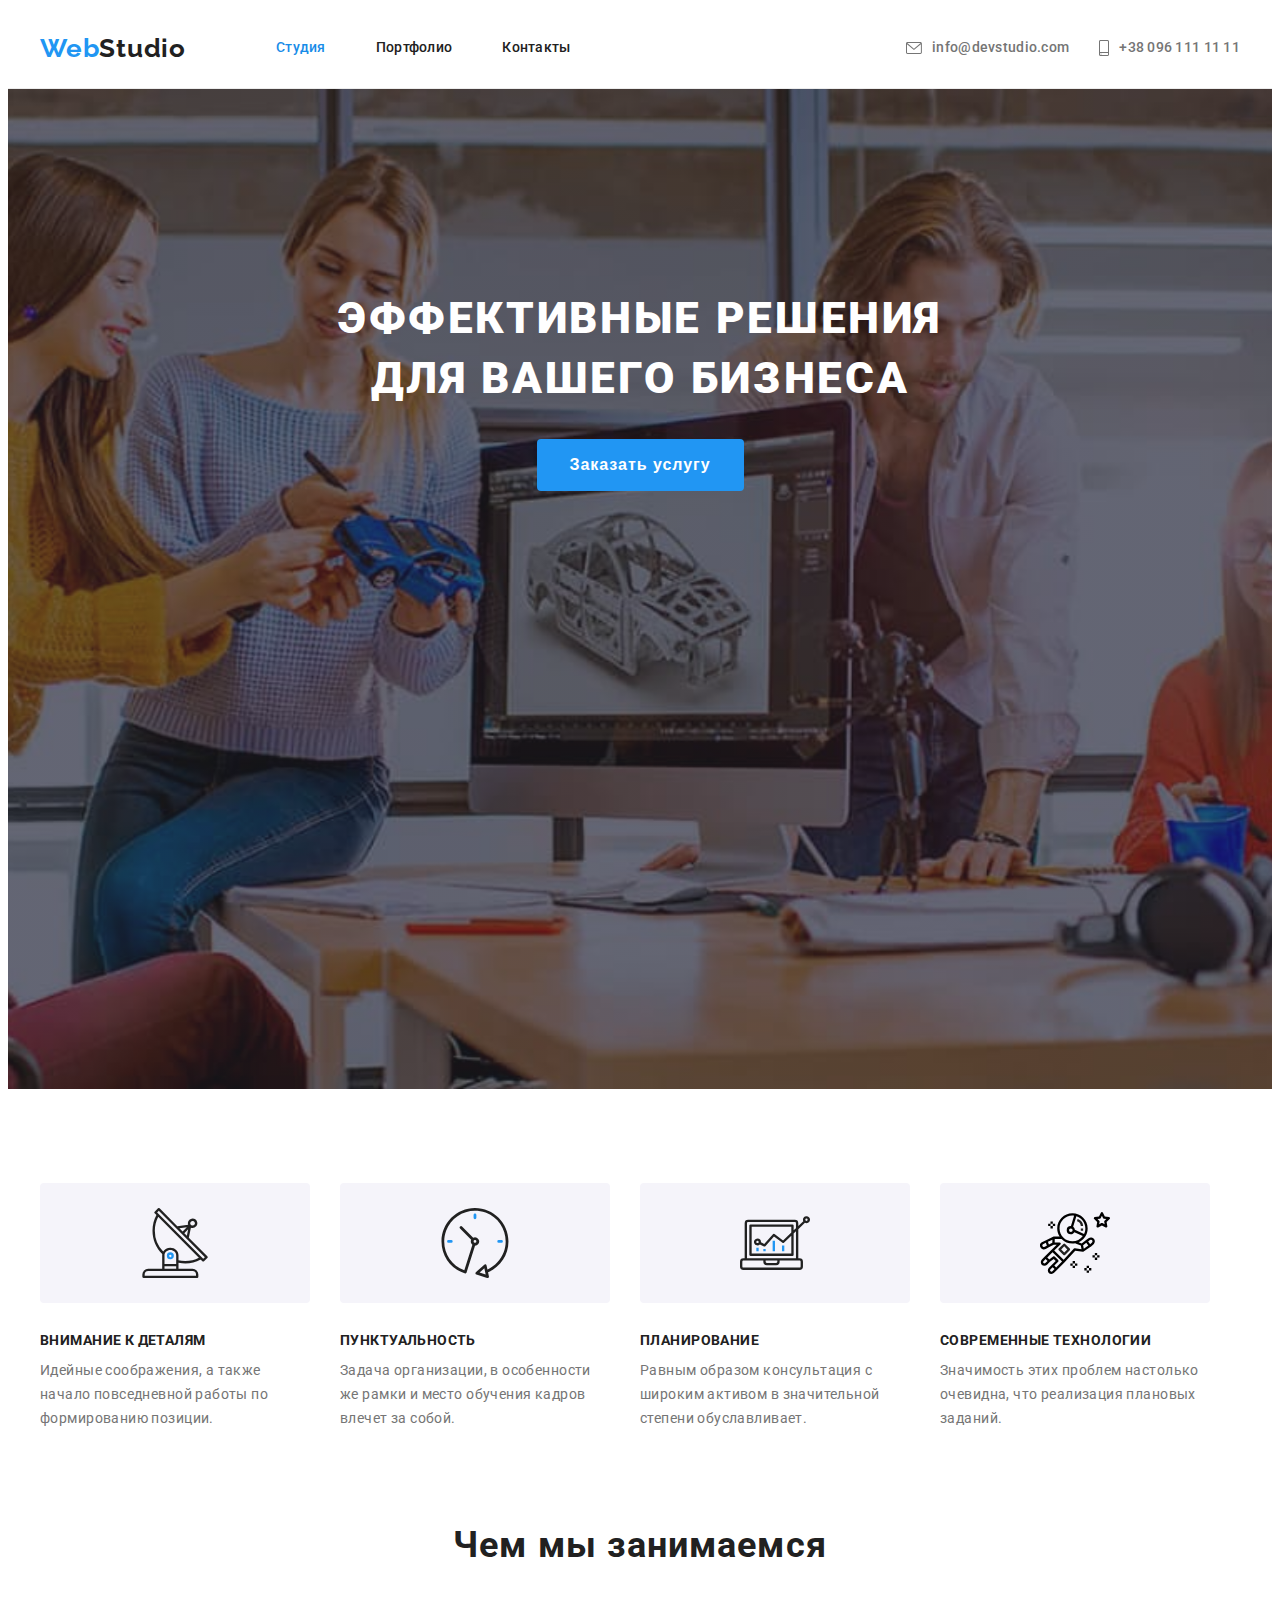
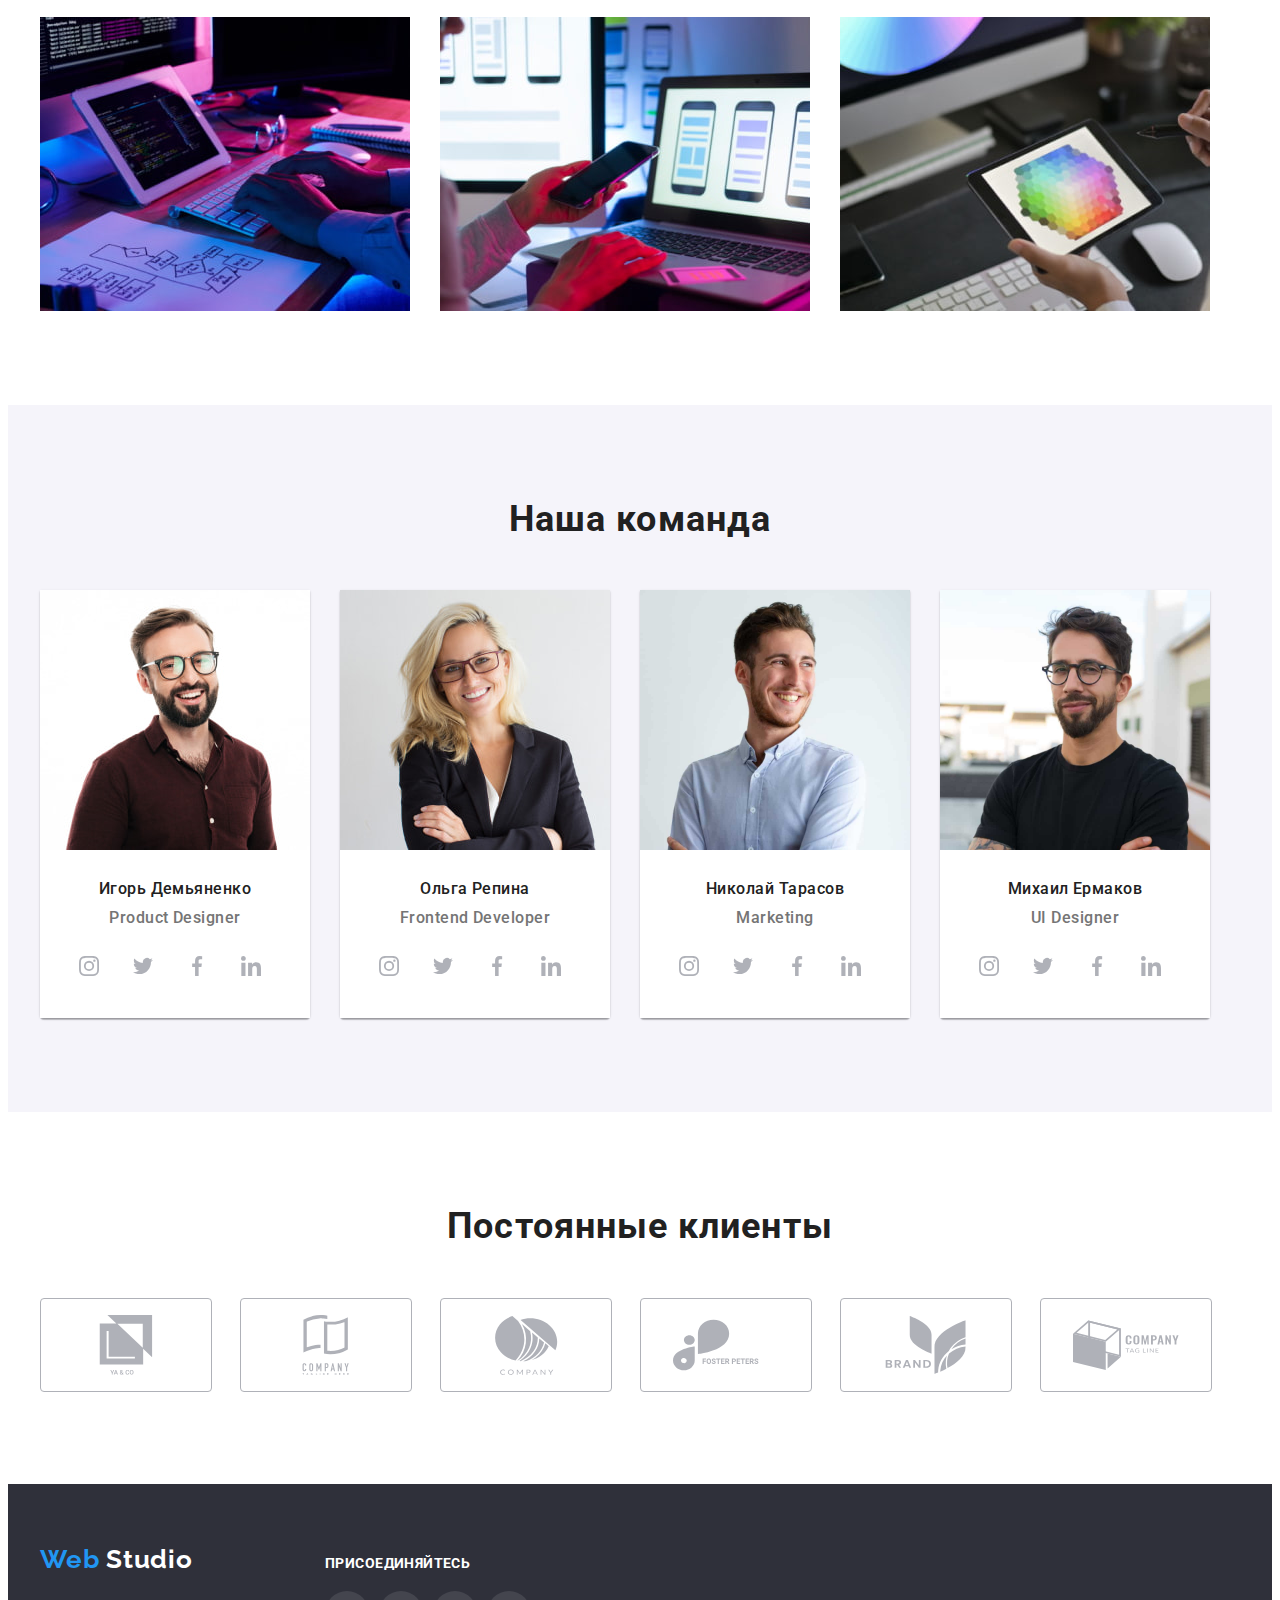
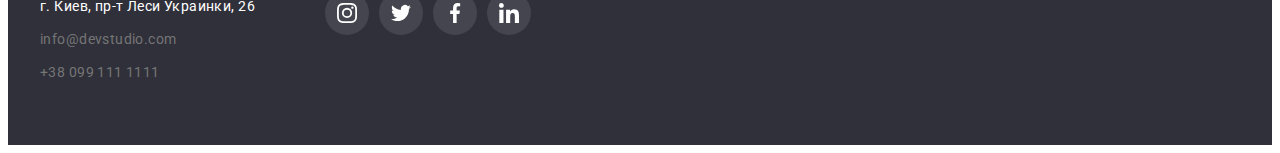
<file: index.html>
<!DOCTYPE html>
<html lang="ru">
<head>
    <meta charset="UTF-8">
    <meta http-equiv="X-UA-Compatible" content="IE=edge">
    <meta name="viewport" content="width=device-width, initial-scale=1.0">
    <title>Document</title>
    <link rel="stylesheet" href="https://cdnjs.cloudflare.com/ajax/libs/modern-normalize/1.1.0/modern-normalize.min.css"
        integrity="sha512-wpPYUAdjBVSE4KJnH1VR1HeZfpl1ub8YT/NKx4PuQ5NmX2tKuGu6U/JRp5y+Y8XG2tV+wKQpNHVUX03MfMFn9Q=="
        crossorigin="anonymous" referrerpolicy="no-referrer" />
    <link rel="preconnect" href="https://fonts.googleapis.com">
    <link rel="preconnect" href="https://fonts.gstatic.com" crossorigin>
    <link href="https://fonts.googleapis.com/css2?family=Roboto:wght@400;500;700;900&display=swap" rel="stylesheet">
    <link rel="preconnect" href="https://fonts.googleapis.com">
    <link rel="preconnect" href="https://fonts.gstatic.com" crossorigin>
    <link href="https://fonts.googleapis.com/css2?family=Raleway:wght@700&display=swap" rel="stylesheet">
    <link rel="stylesheet" href="./css/styles.css">
</head>
<body>
    <header class="page-header border">
        <div class="container header-wrap">
            <a href="./index.html" class="logo link margin-logo"><span class="blue-logo-part">Web</span>Studio</a>
            <nav class="navigation">
                <ul class="list-flex">
                    <li class="m-left list">
                        <a class="header-link link current" href="./index.html">Студия</a></li>
                    <li class="m-left list">
                        <a class="header-link link" href="./portfolio.html">Портфолио</a></li>
                    <li class="m-left list">
                        <a class="header-link link" href="">Контакты</a></li>   
                </ul>
            </nav>
            <ul class="header-contacts">
                <li class="header-contacts-item list">
                    <a class="contacts-link header-link link" href="mailto:info@devstudio.com">
                        <svg class="button-icon" width="16px" height="12px">
                            <use href="./images/symbol-defs.svg#icon-envelope"></use>
                        </svg>
                        info@devstudio.com</a></li>
                <li class="header-contacts-item list">
                    <a class="contacts-link header-link link" href="tel:+380961111111">
                        <svg class="button-icon" width="10px" height="16px">
                            <use href="./images/symbol-defs.svg#icon-smartphone"></use>
                        </svg>
                        +38 096 111 11 11</a></li>
            </ul> 
        </div>
    </header>
    <main>
        <section class="hero">
            <div class="container text-center">
                <h1 class="hero-title centred">Эффективные решения <br> для вашего бизнеса</h1>
                <button class="hero-button btn" type="button">Заказать услугу</button>
            </div>
        </section>
        <!--Преимущества-->
        <section class="benefits section">
            <div class="container ">
                <h2 class="benefits-title centred visually-hidden">Наши преимущества</h2>
                    <ul class="benefits-list">
                        <li class="benefit-item list">
                            <div class="bg-icon">
                                <svg width="70" height="70">
                                    <use href="./images/symbol-defs.svg#icon-antenna"></use>
                                </svg>
                            </div>
                            <h3 class="benefit-title">Внимание к деталям</h3>
                            <p class="benefit-text">Идейные соображения, а также начало повседневной работы по формированию позиции.</p>
                        </li>
                        <li class="benefit-item list">
                            <div class="bg-icon">
                                <svg width="70" height="70">
                                    <use href="./images/symbol-defs.svg#icon-clock"></use>
                                </svg>
                            </div>
                            <h3 class="benefit-title">Пунктуальность</h3>
                            <p class="benefit-text">Задача организации, в особенности же рамки и место обучения кадров влечет за собой.</p>
                        </li>
                        <li class="benefit-item list">
                            <div class="bg-icon">
                                <svg width="70" height="70">
                                    <use href="./images/symbol-defs.svg#icon-diagram"></use>
                                </svg>
                            </div>
                            <h3 class="benefit-title">Планирование</h3>
                            <p class="benefit-text">Равным образом консультация с широким активом в значительной степени обуславливает.</p>
                        </li>
                        <li class="benefit-item list">
                            <div class="bg-icon">
                                <svg width="70" height="70">
                                    <use href="./images/symbol-defs.svg#icon-astronaut"></use>
                                </svg>
                            </div>
                            <h3 class="benefit-title">Современные технологии</h3>
                            <p class="benefit-text">Значимость этих проблем настолько очевидна, что реализация плановых заданий.</p>
                        </li>
                    </ul>
            </div>
        </section>
        <!--Примеры работ-->
        <section class="works section">
            <div class="container">
                <h2 class="title-text">Чем мы занимаемся</h2>
                <ul class="works-list">
                    <li class="works-picture list">
                        <img src="./images/cputub.jpg" alt="человек работает на компьютере и планшете" width="370" height="294">
                    </li>
                    <li class="works-picture list">
                        <img src="./images/cpusmart.jpg" alt="человек работает на компьютере и смартфоне" width="370" height="294">
                    </li>
                    <li class="works-picture list">
                        <img src="./images/tub.jpg" alt="человек работает на планшете" width="370" height="294">
                    </li>
                </ul>
            </div>
        </section>
        <!--Сотрудники-->
        <section class="team section">
            <div class="container">
                <h2 class="title-text">Наша команда</h2>
                <ul class="team-list">
                    <li class="team-employee list">
                        <img class="team-img" src="./images/igor.jpg" alt="фото игоря" width="270" height="260">
                        <div class="employee-wrap">
                            <h3 class="employee-text">Игорь Демьяненко</h3>
                            <p class="employee-position employee-text" lang="en">Product Designer</p>
                            <ul class="network">
                                <li class="network-item list">
                                    <a class="network-link" href=""> 
                                        <svg class="network-logo " width="20px" height="20px">
                                            <use href="./images/symbol-defs.svg#icon-instagram"></use>    
                                        </svg>        
                                    </a>
                                </li>
                                <li class="network-item list">
                                    <a class="network-link" href="">
                                        <svg width="20px" height="20px">
                                            <use href="./images/symbol-defs.svg#icon-twitter"></use>
                                        </svg>                                    
                                    </a>
                                </li>
                                <li class="network-item list">
                                    <a class="network-link" href="">
                                        <svg width="20px" height="20px">
                                            <use href="./images/symbol-defs.svg#icon-facebook"></use>
                                        </svg>
                                    </a>
                                </li>
                                <li class="network-item list">
                                    <a class="network-link" href="">
                                        <svg width="20px" height="20px">
                                            <use href="./images/symbol-defs.svg#icon-linkedin"></use>
                                        </svg>
                                    </a>
                                </li>
                            </ul>
                        </div>
                    </li>
                    <li class="team-employee list">
                        <img class="team-img" src="./images/olga.jpg" alt="фото ольги" width="270" height="260">
                        <div class="employee-wrap">
                            <h3 class="employee-text">Ольга Репина</h3>
                            <p class="employee-position employee-text" lang="en">Frontend Developer</p>
                            <ul class="network">
                                <li class="network-item list">
                                    <a class="network-link" href="">
                                        <svg width="20px" height="20px">
                                            <use href="./images/symbol-defs.svg#icon-instagram"></use>
                                        </svg>
                                    </a>
                                </li>
                                <li class="network-item list">
                                    <a class="network-link" href="">
                                        <svg width="20px" height="20px">
                                            <use href="./images/symbol-defs.svg#icon-twitter"></use>
                                        </svg>
                                    </a>
                                </li>
                                <li class="network-item list">
                                    <a class="network-link" href="">
                                        <svg width="20px" height="20px">
                                            <use href="./images/symbol-defs.svg#icon-facebook"></use>
                                        </svg>
                                    </a>
                                </li>
                                <li class="network-item list">
                                    <a class="network-link" href="">
                                        <svg width="20px" height="20px">
                                            <use href="./images/symbol-defs.svg#icon-linkedin"></use>
                                        </svg>
                                    </a>
                                </li>
                            </ul>
                        </div>
                    </li>
                    <li class="team-employee list">
                        <img class="team-img" src="./images/nikolay.jpg" alt="фото николая" width="270" height="260">
                        <div class="employee-wrap">
                            <h3 class="employee-text">Николай Тарасов</h3>
                            <p class="employee-position employee-text" lang="en">Marketing</p>
                            <ul class="network">
                                <li class="network-item list">
                                    <a class="network-link" href="">
                                        <svg width="20px" height="20px">
                                            <use href="./images/symbol-defs.svg#icon-instagram"></use>
                                        </svg>
                                    </a>
                                </li>
                                <li class="network-item list">
                                    <a class="network-link" href="">
                                        <svg width="20px" height="20px">
                                            <use href="./images/symbol-defs.svg#icon-twitter"></use>
                                        </svg>
                                    </a>
                                </li>
                                <li class="network-item list">
                                    <a class="network-link" href="">
                                        <svg width="20px" height="20px">
                                            <use href="./images/symbol-defs.svg#icon-facebook"></use>
                                        </svg>
                                    </a>
                                </li>
                                <li class="network-item list">
                                    <a class="network-link" href="">
                                        <svg width="20px" height="20px">
                                            <use href="./images/symbol-defs.svg#icon-linkedin"></use>
                                        </svg>
                                    </a>
                                </li>
                            </ul>
                        </div>
                    </li>
                    <li class="team-employee list">
                        <img class="team-img" src="./images/michail.jpg" alt="фото михаила" width="270" height="260">
                        <div class="employee-wrap">
                            <h3 class="employee-text">Михаил Ермаков</h3>
                            <p class="employee-position employee-text" lang="en">UI Designer</p>
                            <ul class="network">
                                <li class="network-item list">
                                    <a class="network-link" href="">
                                        <svg width="20px" height="20px">
                                            <use href="./images/symbol-defs.svg#icon-instagram"></use>
                                        </svg>
                                    </a>
                                </li>
                                <li class="network-item list">
                                    <a class="network-link" href="">
                                        <svg width="20px" height="20px">
                                            <use href="./images/symbol-defs.svg#icon-twitter"></use>
                                        </svg>
                                    </a>
                                </li>
                                <li class="network-item list">
                                    <a class="network-link" href="">
                                        <svg width="20px" height="20px">
                                            <use href="./images/symbol-defs.svg#icon-facebook"></use>
                                        </svg>
                                    </a>
                                </li>
                                <li class="network-item list">
                                    <a class="network-link" href="">
                                        <svg width="20px" height="20px">
                                            <use href="./images/symbol-defs.svg#icon-linkedin"></use>
                                        </svg>
                                    </a>
                                </li>
                            </ul>
                        </div>
                    </li>
                </ul>
            </div>
        </section>
    <!-- Постоянные клиенты -->
        <section class="section">
            <div class="container">
                <h2 class="title-text">Постоянные клиенты</h2>
                <ul class="list-flex">
                    <li class="list clients">
                        <a class="clients-icon" href="">
                            <svg class="clients-color" width="106" height="60">
                                <use href="./images/symbol-defs.svg#icon-group1">
                                </use>
                            </svg>
                        </a>
                    </li>
                    <li class="list clients">
                        <a class="clients-icon" href="">
                            <svg class="clients-color" width="106" height="60">
                                <use href="./images/symbol-defs.svg#icon-group2">
                                </use>
                            </svg>
                        </a>
                    </li>
                    <li class="list clients">
                        <a class="clients-icon" href="">
                            <svg class="clients-color" width="106" height="60">
                                <use href="./images/symbol-defs.svg#icon-group3">
                                </use>
                            </svg>
                        </a>
                    </li>
                    <li class="list clients">
                        <a class="clients-icon" href="">
                            <svg class="clients-color" width="106" height="60">
                                <use href="./images/symbol-defs.svg#icon-group4">
                                </use>
                            </svg>
                        </a>
                    </li>
                    <li class="list clients">
                        <a class="clients-icon" href="">
                            <svg class="clients-color" width="106" height="60">
                                <use href="./images/symbol-defs.svg#icon-group5">
                                </use>
                            </svg>
                        </a>
                    </li>
                    <li class="list clients">
                        <a class="clients-icon" href="">
                            <svg class="clients-color" width="106" height="60">
                                <use href="./images/symbol-defs.svg#icon-group6">
                                </use>
                            </svg>
                        </a>
                    </li>
                </ul>
            </div>
        </section>
    </main>
    <!--Контакты-->
    <footer class="footer bbg-color">
        <div class="container list-flex baseline">
            <div class="footer-leftblock">
            <a href="./index.html" class="logo-footer logo white link">
                <span class="blue-logo-part">Web</span>
                Studio</a>
            <address class="address">
                <ul class="address-list">
                            <li class="list"><a class="white address-contacts link " href="https://goo.gl/maps/EYbTeW79EmDgqPvR7">г. Киев, пр-т
                                    Леси Украинки, 26</a></li>
                            <li class="list"><a class="address-contacts link" href="mailto:info@devstudio.com">info@devstudio.com</a></li>
                            <li class="list"><a class="address-contacts link" href="tel:+380991111111">+38 099 111 1111</a></li>
                </ul>
            </div>
                <div>
                    <h2 class="footer-join">Присоединяйтесь</h2>
                    <ul class="network">
                        <li class="network-item list">
                            <a class="network-link" href="">
                                <svg class="network-logo" width="20px" height="20px">
                                    <use href="./images/symbol-defs.svg#icon-instagram"></use>
                                </svg>
                            </a>
                        </li>
                        <li class="network-item list">
                            <a class="network-link" href="">
                                <svg width="20px" height="20px">
                                    <use href="./images/symbol-defs.svg#icon-twitter"></use>
                                </svg>
                            </a>
                        </li>
                        <li class="network-item list">
                            <a class="network-link" href="">
                                <svg width="20px" height="20px">
                                    <use href="./images/symbol-defs.svg#icon-facebook"></use>
                                </svg>
                            </a>
                        </li>
                        <li class="network-item list">
                            <a class="network-link" href="">
                                <svg width="20px" height="20px">
                                    <use href="./images/symbol-defs.svg#icon-linkedin"></use>
                                </svg>
                            </a>
                        </li>
                    </ul>
                </div>
            </address>    
        </div>
    </footer>
</body>
</html>
</file>
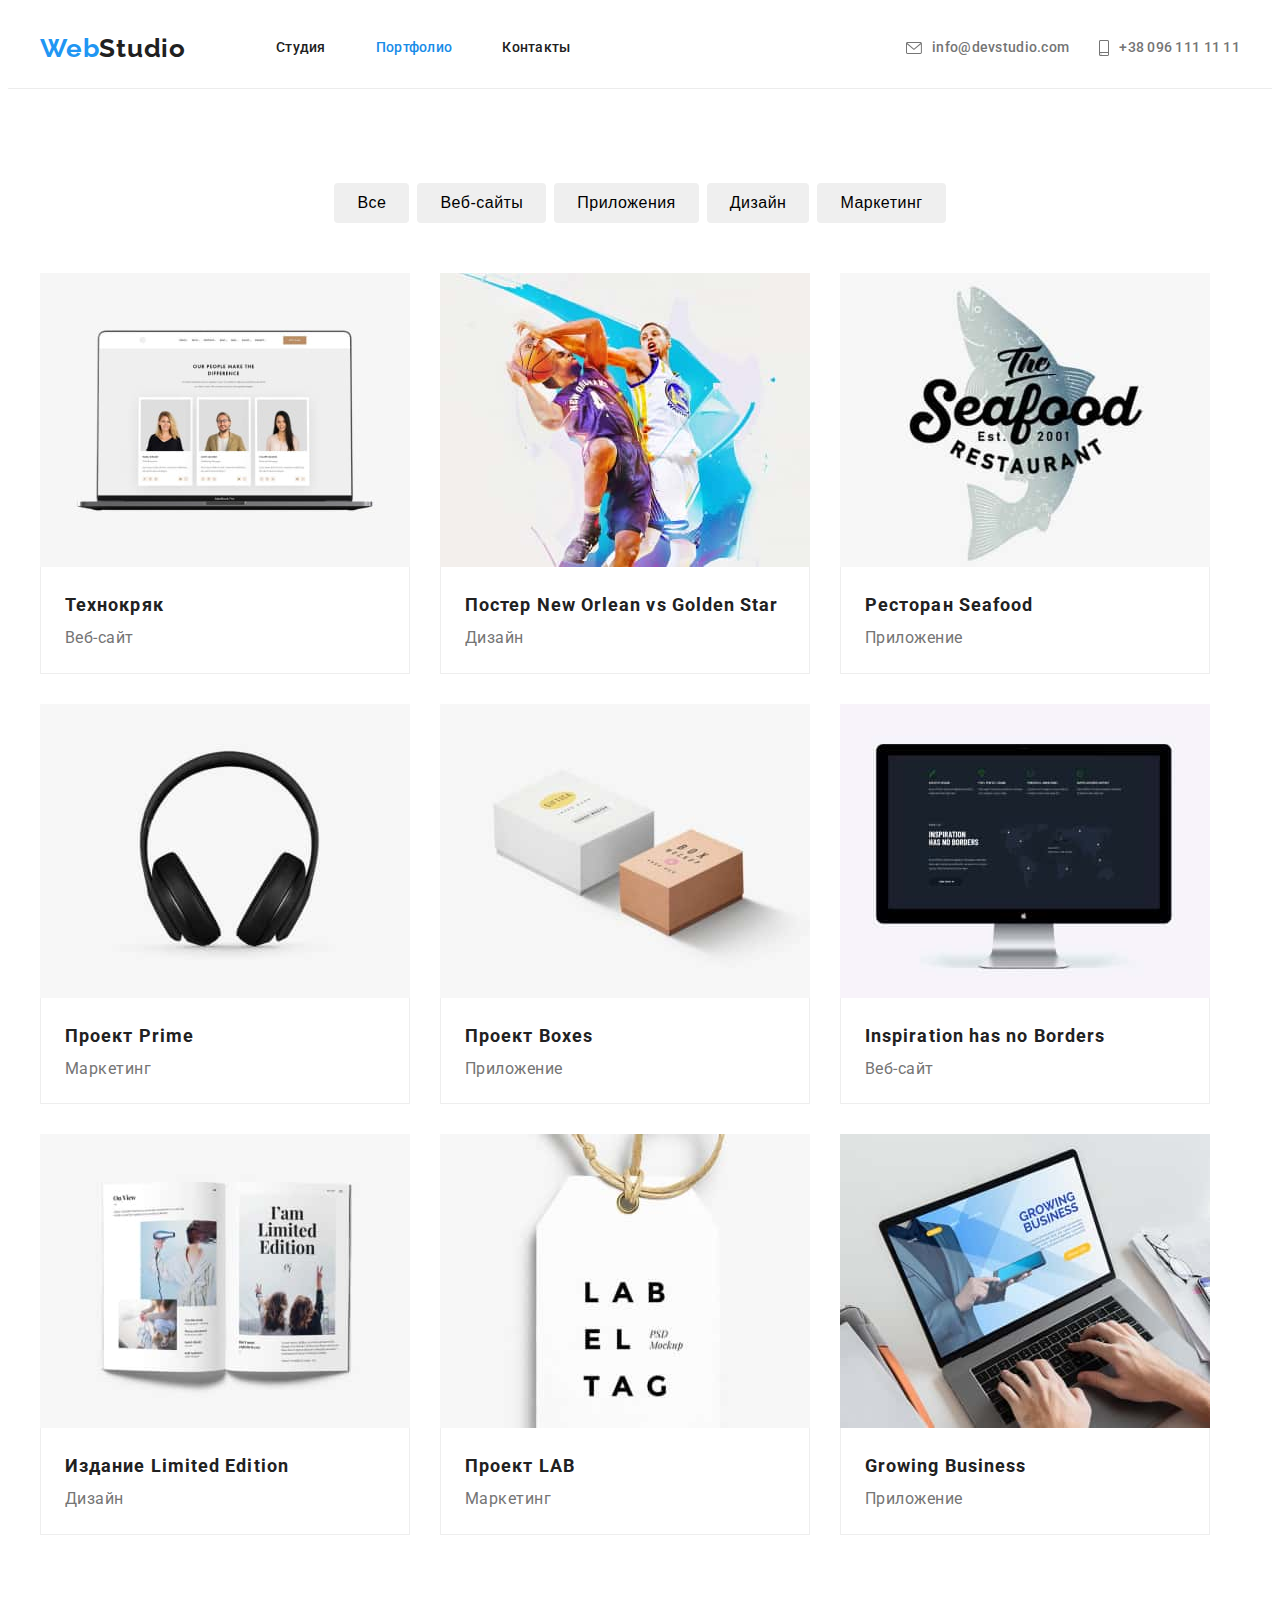
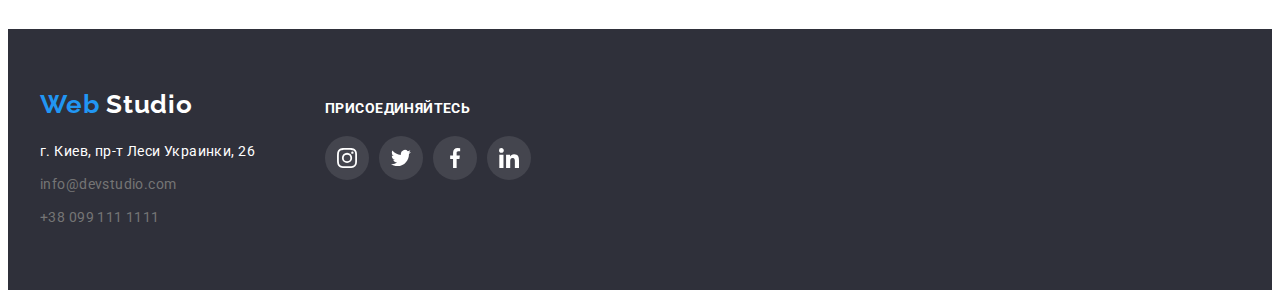
<file: portfolio.html>
<!DOCTYPE html>
<html lang="ru">
<head>
    <meta charset="UTF-8">
    <meta http-equiv="X-UA-Compatible" content="IE=edge">
    <meta name="viewport" content="width=device-width, initial-scale=1.0">
    <title>Document</title>
    <link rel="stylesheet" href="https://cdnjs.cloudflare.com/ajax/libs/modern-normalize/1.1.0/modern-normalize.min.css"
        integrity="sha512-wpPYUAdjBVSE4KJnH1VR1HeZfpl1ub8YT/NKx4PuQ5NmX2tKuGu6U/JRp5y+Y8XG2tV+wKQpNHVUX03MfMFn9Q=="
        crossorigin="anonymous" referrerpolicy="no-referrer" />
    <link rel="preconnect" href="https://fonts.googleapis.com">
    <link rel="preconnect" href="https://fonts.gstatic.com" crossorigin>
    <link href="https://fonts.googleapis.com/css2?family=Roboto:wght@400;500;700;900&display=swap" rel="stylesheet">
    <link rel="preconnect" href="https://fonts.googleapis.com">
    <link rel="preconnect" href="https://fonts.gstatic.com" crossorigin>
    <link href="https://fonts.googleapis.com/css2?family=Raleway:wght@700&display=swap" rel="stylesheet">
    <link rel="stylesheet" href="./css/styles.css">
</head>
    <body>
        <header class="page-header border">
            <div class="container header-wrap">
                <a href="./index.html" class="logo link margin-logo"><span class="blue-logo-part">Web</span>Studio</a>
                <nav class="navigation">
                    <ul class="list-flex">
                        <li class="m-left list">
                            <a class="header-link link" href="./index.html">Студия</a>
                        </li>
                        <li class="m-left list">
                            <a class="header-link link current" href="./portfolio.html">Портфолио</a>
                        </li>
                        <li class="m-left list">
                            <a class="header-link link" href="">Контакты</a>
                        </li>
                    </ul>
                </nav>
                <ul class="header-contacts">
                    <li class="header-contacts-item list">
                        <a class="contacts-link header-link link" href="mailto:info@devstudio.com">
                            <svg class="button-icon" width="16px" height="12px">
                                <use href="./images/symbol-defs.svg#icon-envelope"></use>
                            </svg>
                            info@devstudio.com</a>
                    </li>
                    <li class="header-contacts-item list">
                        <a class="contacts-link header-link link" href="tel:+380961111111">
                            <svg class="button-icon" width="10px" height="16px">
                                <use href="./images/symbol-defs.svg#icon-smartphone"></use>
                            </svg>
                            +38 096 111 11 11</a>
                    </li>
                </ul>
            </div>
        </header>
        <!--Портфолио-->
            <main>
                <section class="portfolio section">
                    <div class="container">
                        <h1 class="visually-hidden">Портфолио</h1>
                        <ul class="filter">
                            <li class="filter-item list"><button class="filter-btn btn btn-all" type="button">Все</button></li>
                            <li class="filter-item list"><button class="filter-btn btn btn-all" type="button">Веб-сайты</button></li>
                            <li class="filter-item list"><button class="filter-btn btn btn-all" type="button">Приложения</button></li>
                            <li class="filter-item list"><button class="filter-btn btn btn-all" type="button">Дизайн</button></li>
                            <li class="filter-item list"><button class="filter-btn btn btn-all" type="button">Маркетинг</button></li>
                        </ul>
                        <ul class="my-portfolio-list">
                            <li class="portfolio-list list">
                                <a class="portfolio-link link" href="">
                                    <img class="portfolio-img" src="./images/portfolio/technokryak.jpg" alt="фото людей на экране ноутбука" width="370" height="294"> 
                                    <div class="text-wrap">
                                        <h2 class="portfolio-title">Технокряк</h2>
                                        <p class="portfolio-text">Веб-сайт</p>
                                    </div>
                                </a>
                            </li>
                            <li class="portfolio-list list">
                                <a class="portfolio-link link" href="">
                                    <img class="portfolio-img" src="./images/portfolio/basketball-post.jpg" alt="двое мужчин играют в баскетбол" width="370" height="294">
                                    <div class="text-wrap">
                                        <h2 class="portfolio-title">Постер New Orlean vs Golden Star</h2>
                                        <p class="portfolio-text">Дизайн</p>
                                    </div>
                                </a>
                            </li>
                            <li class="portfolio-list list">
                                <a class="portfolio-link link" href="">
                                    <img class="portfolio-img" src="./images/portfolio/seafood.jpg" alt="логотип ресторана в виде рыбы" width="370" height="294">
                                    <div class="text-wrap">
                                        <h2 class="portfolio-title">Ресторан Seafood</h2>
                                        <p class="portfolio-text">Приложение</p>
                                    </div>
                                </a>
                            </li>
                            <li class="portfolio-list list">
                                <a class="portfolio-link link" href="">
                                    <img  class="portfolio-img" src="./images/portfolio/prime.jpg" alt="большие наушники" width="370" height="294">
                                    <div class="text-wrap">
                                        <h2 class="portfolio-title">Проект Prime</h2>
                                        <p class="portfolio-text">Маркетинг</p>
                                    </div>
                                </a>
                            </li>
                            <li class="portfolio-list list">
                                <a class="portfolio-link link" href="">
                                    <img class="portfolio-img" src="./images/portfolio/boxes.jpg" alt="две коробки" width="370" height="294">
                                    <div class="text-wrap">
                                        <h2 class="portfolio-title">Проект Boxes</h2>
                                        <p class="portfolio-text">Приложение</p>
                                    </div>
                                </a>  
                            </li>
                            <li class="portfolio-list list">
                                <a class="portfolio-link link" href="">
                                    <img class="portfolio-img" src="./images/portfolio/no-borders.jpg" alt="чёрный монитор компьютера" width="370" height="294">
                                    <div class="text-wrap">
                                        <h2 class="portfolio-title">Inspiration has no Borders</h2>
                                        <p class="portfolio-text">Веб-сайт</p>
                                    </div>
                                </a>
                            </li>
                            <li class="portfolio-list list">
                                <a class="portfolio-link link" href="">
                                    <img class="portfolio-img" src="./images/portfolio/limited-edition.jpg" alt="открытый журнал" width="370" height="294">
                                    <div class="text-wrap">
                                        <h2 class="portfolio-title">Издание Limited Edition</h2>
                                        <p class="portfolio-text">Дизайн</p>
                                    </div>
                                </a>
                            </li>
                            <li class="portfolio-list list">
                                <a class="portfolio-link link" href="">
                                    <img class="portfolio-img" src="./images/portfolio/lab.jpg" alt="бирка" width="370" height="294">
                                    <div class="text-wrap">
                                        <h2 class="portfolio-title">Проект LAB</h2>
                                        <p class="portfolio-text">Маркетинг</p>
                                    </div>
                                </a>
                            </li>
                            <li class="portfolio-list list">
                                <a class="portfolio-link link" href="">
                                    <img class="portfolio-img" src="./images/portfolio/growing-business.jpg" alt="человек работает за ноутбуком" width="370" height="294">
                                    <div class="text-wrap">
                                        <h2 class="portfolio-title">Growing Business</h2>
                                        <p class="portfolio-text">Приложение</p>
                                    </div>
                                </a>
                            </li>
                        </ul>
                    </div>
                </section>
            </main>
        <!--Контакты-->
        <footer class="footer bbg-color">
            <div class="container list-flex baseline">
                <div class="footer-leftblock">
                    <a href="./index.html" class="logo-footer logo white link">
                        <span class="blue-logo-part">Web</span>
                        Studio</a>
                    <address class="address">
                        <ul class="address-list">
                            <li class="list"><a class="white address-contacts link "
                                    href="https://goo.gl/maps/EYbTeW79EmDgqPvR7">г. Киев, пр-т
                                    Леси Украинки, 26</a></li>
                            <li class="list"><a class="address-contacts link"
                                    href="mailto:info@devstudio.com">info@devstudio.com</a></li>
                            <li class="list"><a class="address-contacts link" href="tel:+380991111111">+38 099 111 1111</a></li>
                        </ul>
                </div>
                <div>
                    <h2 class="footer-join">Присоединяйтесь</h2>
                    <ul class="network">
                        <li class="network-item list">
                            <a class="network-link" href="">
                                <svg class="network-logo" width="20px" height="20px">
                                    <use href="./images/symbol-defs.svg#icon-instagram"></use>
                                </svg>
                            </a>
                        </li>
                        <li class="network-item list">
                            <a class="network-link" href="">
                                <svg width="20px" height="20px">
                                    <use href="./images/symbol-defs.svg#icon-twitter"></use>
                                </svg>
                            </a>
                        </li>
                        <li class="network-item list">
                            <a class="network-link" href="">
                                <svg width="20px" height="20px">
                                    <use href="./images/symbol-defs.svg#icon-facebook"></use>
                                </svg>
                            </a>
                        </li>
                        <li class="network-item list">
                            <a class="network-link" href="">
                                <svg width="20px" height="20px">
                                    <use href="./images/symbol-defs.svg#icon-linkedin"></use>
                                </svg>
                            </a>
                        </li>
                    </ul>
                </div>
                </address>
            </div>
        </footer>
        </body>
        
        </html>
</file>
<file: css/styles.css>
:root {
  --white-text-color: #ffffff;
  --title-color: #212121;
  --main-text-color: #757575;
  --hover-color: #2196f3;
  --bg-btn-color: #2196f3;
  --btn-hover-color: #188ce8;
  --bg-color: #2f303a;
  --bg-section-color: #f5f4fa;
  --clients-icon-color: #afb1b8;
  --bg-network-footer-color: #44454e;
}
body {
  font-family: "Roboto", sans-serif;
  color: var(--main-text-color);
}

/* Сброс точек в списках */
.list {
  list-style: none;
}
/* Сброс подчёркиваний ссылок */
.link {
  text-decoration: none;
}
/* Сброс маржинов и падингов h,p,ul */
h1,
h2,
h3,
h4,
h5,
h6,
p,
ul {
  margin: 0;
  padding: 0;
}
/* Основной контейнер */
.container {
  width: 1200px;
  padding-left: 15px;
  padding-right: 15px;
  margin: 0 auto;
}
/* Параметры секций */
.section {
  padding: 94px 0;
}
/* Визуальное скрытие */
.visually-hidden {
  position: absolute;
  clip: rect(0 0 0 0);
  width: 1px;
  height: 1px;
  margin: -1px;
}
/* Центрирование текста */
.text-center {
  text-align: center;
}
/* Параметры img */
img {
  display: block;
  width: 100%;
  height: auto;
}
/* Блоки под иконки в Преимуществах */
.bg-icon {
  display: flex;
  justify-content: center;
  align-items: center;
  background-color: var(--bg-section-color);
  border-radius: 4px;
  width: 270px;
  height: 120px;
  margin-bottom: 30px;
}
/* Маржин для иконок в кнопках */
.button-icon {
  margin-right: 10px;
}
/* Фон логотипов клиентов */
.bg-clients {
  display: flex;
  justify-content: center;
  align-items: center;
  box-sizing: border-box;
  border: 1px solid #afb1b8;
  border-radius: 4px;
  width: 170px;
  height: 92px;
}
/* Маржин для логотипов клиентов */
.bg-clients:nth-last-child(n) {
  margin-right: 30px;
}

/* Обёртка для хедера */
.header-wrap {
  display: flex;
  align-items: center;
}
/* Рамка в хедере */
.border {
  border-bottom: 1px solid #ececec;
}
/* Синяя часть логотипа в хедере */
.blue-logo-part {
  font-weight: 700;
  font-size: 26px;
  line-height: 1.19;
  letter-spacing: 0.03em;
  color: var(--hover-color);
}
/* Тёмная часть доготипа в хедере */
.logo {
  font-family: "Raleway", sans-serif;
  font-weight: 700;
  font-size: 26px;
  line-height: 1.19;
  letter-spacing: 0.03em;
  color: var(--title-color);
}
/* Отступ в лого */
.margin-logo {
  margin-right: 90px;
}

/* Ссылка лого в хедере */
.header-link {
  display: inline-block;
  padding: 32px 0;
  font-style: normal;
  font-weight: 500;
  font-size: 14px;
  line-height: 1.14;
  letter-spacing: 0.02em;
  color: var(--title-color);
}
/* Ховер и фокус лого в хедере */
.header-link:hover,
.header-link:focus {
  color: var(--hover-color);
  fill: var(--hover-color);
}

/* Отступы между ссылками в навигации хедера */
.list-flex .m-left + .m-left {
  margin-left: 50px;
}
/* Контакты хедера */
.header-contacts {
  display: flex;
  margin-left: auto;
}
/* Подсветка ссылки выбранной страницы */
.list-flex .link.current {
  color: var(--btn-hover-color);
}

/* Отступ первого элемента списка контактов в хедере */
.header-contacts-item:first-child {
  margin-right: 30px;
}
/* Ссылка на электронную почту в хедере */
.contacts-link {
  display: flex;
  justify-content: center;
  align-items: center;
  color: var(--main-text-color);
  fill: var(--main-text-color);
}
/* Заголовок Героя */
.hero-title {
  margin-bottom: 30px;
  font-weight: 900;
  font-size: 44px;
  line-height: 1.36;
  text-align: center;
  letter-spacing: 0.06em;
  text-transform: uppercase;
  color: var(--white-text-color);
}
/* Кнопка: универсальные параметры */
.btn {
  display: inline-block;
  font-size: 16px;
  text-align: center;
  cursor: pointer;
  border-radius: 4px;
  border: 1px solid transparent;
}
/* Фон и падинг Героя */
.hero {
  /* background-color: var(--bg-color); */
  max-width: 1600px;
  height: 600px;
  margin-left: auto;
  margin-right: auto;
  padding: 200px 0;
  background-image: linear-gradient(
      to right,
      rgba(47, 48, 58, 0.4),
      rgba(47, 48, 58, 0.4)
    ),
    url(../images/hero-bg.jpg);
  background-repeat: no-repeat;
  background-position: center;
  background-size: cover;
}
/* Кнопка Героя */
.hero-button {
  padding: 10px 32px;
  min-width: 200px;
  font-weight: 700;
  line-height: 1.87;
  letter-spacing: 0.06em;
  color: var(--white-text-color);
  background-color: var(--bg-btn-color);
}
/* Универсальные ховер и фокус кнопок */
.hero-button:hover,
.hero-button:focus {
  background-color: var(--btn-hover-color);
}
/* Заголовок преимуществ */
.benefit-title {
  margin-bottom: 10px;
  font-weight: 700;
  font-size: 14px;
  line-height: 1.14;
  letter-spacing: 0.03em;
  text-transform: uppercase;
  color: var(--title-color);
}

/* Пункт списка преимуществ */
.benefit-item {
  width: 270px;
}
/* Отступ между пунктами списка преимуществ */
.benefit-item + .benefit-item {
  margin-left: 30px;
}
/* Текст преимуществ */
.benefit-text {
  font-size: 14px;
  line-height: 1.71;
  letter-spacing: 0.03em;
  color: var(--main-text-color);
}
/* Сброс верхнего паддинга в works */
.works {
  padding-top: 0;
}
/* Заголовок примеров работ */
.title-text {
  margin-bottom: 50px;
  font-weight: 700;
  font-size: 36px;
  line-height: 1.16;
  text-align: center;
  letter-spacing: 0.03em;
  color: var(--title-color);
}
/* Секция Команда  */
.team {
  background-color: var(--bg-section-color);
}
/* Карточка сотрудника */
.card {
  padding-top: 30px;
  padding-bottom: 30px;
  background-color: var(--white-text-color);
}
/* Флекс-контейнер для списков команды и работ */
.team-list,
.address,
.works-list,
.footer-network,
.list-flex,
.benefits-list,
.footer-network {
  display: flex;
}
/* Отступы для для пунктов списков работ и команды */
.works-picture + .works-picture,
.team-employee + .team-employee {
  margin-left: 30px;
}
/* Пункты списка сотрудников */
.team-employee {
  width: 270px;
  box-shadow: 0px 1px 3px rgba(0, 0, 0, 0.12), 0px 1px 1px rgba(0, 0, 0, 0.14),
    0px 2px 1px rgba(0, 0, 0, 0.2);
  border-radius: 0px 0px 4px 4px;
}
/* Враппер для employee */
.employee-wrap {
  padding-top: 30px;
  padding-bottom: 30px;
  background-color: #ffffff;
}
/* Имена сотрудников */
.employee-text {
  font-weight: 500;
  font-size: 16px;
  line-height: 1.18;
  text-align: center;
  letter-spacing: 0.03em;
  color: var(--title-color);
}
/* Должности сотрудников */
.employee-position {
  color: var(--main-text-color);
  margin-top: 10px;
}
/* Блоки соцсетей */
.network {
  margin-top: 16px;
  display: flex;
  justify-content: center;
  /* padding: 16px 32px 0px 32px; */
}
/* Геометрия для ссылок */
.network-link {
  border-radius: 50%;
  color: var(--clients-icon-color);
  width: 100%;
  height: 100%;
  display: flex;
  align-items: center;
  justify-content: center;
}
.network-link:hover,
.network-link:focus {
  background-color: var(--hover-color);
  color: var(--white-text-color);
}
.network-link svg {
  fill: currentColor;
}
.portfolio-link {
  display: block;
}
.portfolio-link:hover,
.portfolio-link:focus {
  cursor: pointer;
  box-shadow: 0px 1px 1px rgba(0, 0, 0, 0.12), 0px 4px 4px rgba(0, 0, 0, 0.06),
    1px 4px 6px rgba(0, 0, 0, 0.16);
}
/*  */
.network-item {
  margin-right: 10px;
  width: 44px;
  height: 44px;
}
/* Фон для иконок соцсетей */
.network-icon-bg {
  background-color: var(--bg-network-footer-color);
}
/* Маржин иконок соцсетей */
.network-icon:nth-last-child(n) {
  margin-right: 10px;
}
/* Ховер и фокус иконок соцсетей */
.network-icon:hover,
.network-icon:focus {
  background-color: var(--hover-color);
  fill: var(--white-text-color);
}
/* Выравнивание по базовой линии */
.baseline {
  align-items: baseline;
}
/* Логотипы клиентов геометрия */
.clients {
  margin-right: 30px;
  width: 170px;
  height: 92px;
}
/* Цвет логипов клиентов */
.clients-icon {
  border-radius: 4px;
  border: 1px solid var(--clients-icon-color);
  display: flex;
  width: 100%;
  height: 100%;
  align-items: center;
  justify-content: center;
  fill: var(--clients-icon-color);
}
/* Ховер и фокус логотипов клиентов */
.clients-icon:hover,
.clients-icon:focus {
  fill: var(--hover-color);
  border-color: var(--hover-color);
}
/* footer */
.footer {
  padding-top: 60px;
  padding-bottom: 60px;
  background-color: var(--bg-color);
}
/* Левый блок в футере */
.footer-leftblock {
  margin-right: 70px;
}

/* Отступ для лого в футере */
.logo-footer {
  display: inline-block;
  margin-bottom: 20px;
  font-family: "Raleway", sans-serif;
  font-weight: 700;
  font-size: 26px;
  line-height: 1.19;
  letter-spacing: 0.03em;
}

/* Ссылка на адрес на карте в футере */
.address-contacts {
  font-style: normal;
  font-size: 14px;
  line-height: 1.71;
  letter-spacing: 0.03em;
  color: var(--main-text-color);
}
/* Ховер и фокус ссылки на адрес на карте в футере */
.address-contacts:hover,
.address-contacts:focus {
  color: var(--hover-color);
}
/* Цвет ссылки на карту в футере */
.white {
  color: var(--white-text-color);
}
/* Маржин на список в адресе */
.address-list .list {
  margin-bottom: 9px;
}
/* Сброс маржинов в списках */
.list:nth-last-child(1) {
  margin-bottom: 0;
}
/* Присоединяйтесь в футере  */
.footer-join {
  display: flex;
  margin-bottom: 20px;
  font-size: 14px;
  line-height: 16px;
  letter-spacing: 0.03em;
  text-transform: uppercase;
  color: var(--white-text-color);
}
/* Иконки соцсетей в футере */
.footer .network-link {
  background: rgba(255, 255, 255, 0.1);
  color: var(--white-text-color);
}
/* Ховер и фокус на иконки соцсетей в футере */
.footer .network-link:hover,
.footer .network-link:focus {
  background-color: var(--btn-hover-color);
}

/* ---------Страница Портфолио---------- */

/* Список кнопок в портфолио */
.filter {
  display: flex;
  justify-content: center;
  margin-bottom: 50px;
}
/* Отступ между кнопками фильтра */
.filter-item + .filter-item {
  margin-left: 8px;
}
/* Кнопки фильтра в портфолио */
.filter-btn {
  font-weight: 500;
  line-height: 1.6;
  letter-spacing: 0.03em;
}
/* Ховер и фокус кнопок в фильтре */
.filter-btn:hover,
.filter-btn:focus {
  box-shadow: 0px 3px 1px rgba(0, 0, 0, 0.1), 0px 1px 2px rgba(0, 0, 0, 0.08),
    0px 2px 2px rgba(0, 0, 0, 0.12);
  background-color: var(--btn-hover-color);
  color: var(--white-text-color);
}
/* Падинги кнопок фильтра */
.btn-all {
  padding: 6px 22px;
}
/* Обёртка для портфолио  */
.my-portfolio-list {
  display: flex;
  flex-wrap: wrap;
}
/* Элементы портфолио */
.portfolio-list {
  width: 370px;

  margin-right: 30px;
  margin-bottom: 30px;
}
/* Сброс марджинов для каждого третьего элемента портфолио */
.portfolio-list:nth-child(3n) {
  margin-right: 0;
}
/* Сброс отступов последних трёх элементов портфолио */
.portfolio-list:nth-last-child(-n + 3) {
  margin-bottom: 0;
}
/* Обёртка для текста в портфолио */
.text-wrap {
  padding: 20px 24px;
  /* border: 1px solid #eeeeee; */
  border-left: 1px solid #eeeeee;
  border-right: 1px solid #eeeeee;
  border-bottom: 1px solid #eeeeee;
}
/* Заголовок Портфолио */
.portfolio-title {
  font-weight: 700;
  font-size: 18px;
  line-height: 2;
  letter-spacing: 0.06em;
  color: var(--title-color);
}
/* Основной текст под каждым из проектов в портфолио */
.portfolio-text {
  font-size: 16px;
  line-height: 1.87;
  letter-spacing: 0.03em;
  color: var(--main-text-color);
}
</file>
